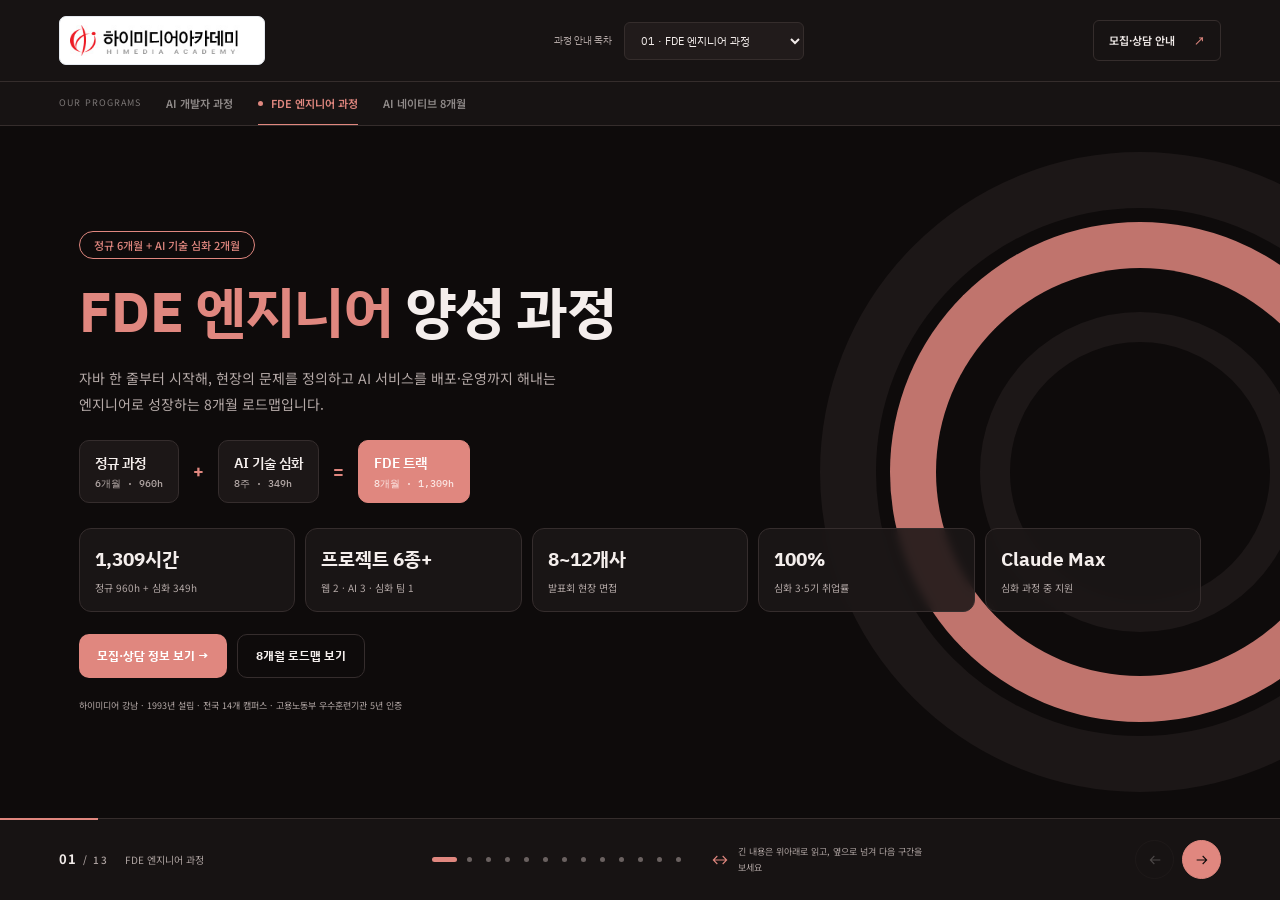
<file: fde.html>
<!doctype html>
<html lang="ko" data-theme="dark" data-sync-theme>
<head>
<meta charset="UTF-8">
<meta name="viewport" content="width=device-width, initial-scale=1, viewport-fit=cover">
<meta name="theme-color" content="#141111">
<meta name="description" content="정규 6개월 960시간과 AI 기술 심화 2개월 349시간. 하이미디어 FDE 엔지니어 양성과정의 커리큘럼, 프로젝트, 멘토링과 모집 안내를 확인하세요.">
<title>하이미디어 | FDE 엔지니어 양성 과정</title>
  <link rel="icon" href="data:image/svg+xml,%3Csvg xmlns='http://www.w3.org/2000/svg' viewBox='0 0 64 64'%3E%3Crect width='64' height='64' rx='16' fill='%230b1226'/%3E%3Cpath d='M18 16h8v12h12V16h8v32h-8V36H26v12h-8z' fill='%2328dfad'/%3E%3C/svg%3E">
<link rel="preconnect" href="https://fonts.googleapis.com">
<link rel="preconnect" href="https://fonts.gstatic.com" crossorigin>
<link rel="stylesheet" href="https://fonts.googleapis.com/css2?family=IBM+Plex+Mono:wght@500;600&family=IBM+Plex+Sans+KR:wght@500;600;700&family=Noto+Sans+KR:wght@400;500;700&display=swap">
<style>

/* Layout: 하이미디어 안내자료의 브랜드(차콜 + 로즈 링)를 따르는 세로형 상세페이지. 어두운 히어로 → 밝은 본문 → 어두운 CTA, 8개월 로드맵은 시간 비례 막대로 표시 */
:root{
  --bg:#f7f3f1; --surface:#ffffff; --ink:#1f1a1a; --muted:#6b6262; --line:#e7dfdc;
  --rose:#b5564f; --rose-soft:#f3e3e0; --rose-ink:#9a443e;
  --night:#141111; --night-2:#211c1c; --night-line:#3a3232; --night-ink:#f4eeec; --night-muted:#b4a9a7; --rose-glow:#e0877f;
  --ph:#8a6d00; --ph-bg:#fff4c7;
  --display:"IBM Plex Sans KR","Noto Sans KR","Apple SD Gothic Neo","Malgun Gothic",sans-serif;
  --body:"Noto Sans KR","Apple SD Gothic Neo","Malgun Gothic",sans-serif;
  --mono:"IBM Plex Mono",ui-monospace,"SFMono-Regular",Consolas,monospace;
  --s1:.8125rem; --s2:.9375rem; --s3:1.0625rem; --s4:1.375rem; --s5:clamp(1.6rem,3.6vw,2.25rem); --s6:clamp(2.2rem,6.4vw,3.9rem);
}
@media (prefers-color-scheme: dark){:root:not([data-theme="light"]){
  --bg:#171313; --surface:#211b1b; --ink:#f1ebe9; --muted:#aea3a1; --line:#352d2c;
  --rose:#e0877f; --rose-soft:#3a2523; --rose-ink:#eb9d95;
  --night:#0e0b0b; --night-2:#1c1717; --night-line:#352d2d;
  --ph:#f2d36b; --ph-bg:#3a3110; color-scheme:dark}}
:root[data-theme="dark"]{
  --bg:#171313; --surface:#211b1b; --ink:#f1ebe9; --muted:#aea3a1; --line:#352d2c;
  --rose:#e0877f; --rose-soft:#3a2523; --rose-ink:#eb9d95;
  --night:#0e0b0b; --night-2:#1c1717; --night-line:#352d2d;
  --ph:#f2d36b; --ph-bg:#3a3110; color-scheme:dark}

*{box-sizing:border-box}
body{background:var(--bg);color:var(--ink);font-family:var(--body);font-size:var(--s2);line-height:1.7;word-break:keep-all;overflow-wrap:break-word}
h1,h2,h3,h4{font-family:var(--display);margin:0;line-height:1.3;text-wrap:balance;letter-spacing:-.01em}
p{margin:0}
.wrap{max-width:1080px;margin:0 auto;padding-left:max(16px,env(safe-area-inset-left,0px));padding-right:max(16px,env(safe-area-inset-right,0px))}
section{padding-block:clamp(56px,9vw,104px)}
.eyebrow{font-family:var(--mono);font-size:var(--s1);font-weight:600;letter-spacing:.18em;text-transform:uppercase;color:var(--rose)}
.h2{font-size:var(--s5);margin-top:10px}
.h2 em{font-style:normal;color:var(--rose)}
.lead{color:var(--muted);font-size:var(--s3);max-width:62ch;margin-top:14px}
.head{margin-bottom:clamp(28px,5vw,48px)}
.num{font-family:var(--mono);font-variant-numeric:tabular-nums}
.ph{background:var(--ph-bg);color:var(--ph);border-radius:4px;padding:0 6px;font-weight:500;white-space:nowrap}
a:focus-visible,summary:focus-visible,.btn:focus-visible{outline:2px solid var(--rose);outline-offset:3px}

/* HERO */
.hero{background:var(--night);color:var(--night-ink);position:relative;overflow:hidden;padding-block:clamp(48px,8vw,88px) clamp(40px,6vw,64px)}
.rings{position:absolute;right:-180px;top:50%;transform:translateY(-50%);width:640px;height:640px;pointer-events:none}
.rings i{position:absolute;inset:0;border-radius:50%;border:56px solid var(--night-2)}
.rings i:nth-child(2){inset:70px;border:46px solid var(--rose);opacity:.85}
.rings i:nth-child(3){inset:160px;border:30px solid var(--night-2)}
.hero .wrap{position:relative}
.brand{font-size:var(--s1);color:var(--night-muted);letter-spacing:.04em}
.chip{display:inline-block;margin-top:28px;border:1px solid var(--rose-glow);color:var(--rose-glow);border-radius:999px;padding:4px 14px;font-size:var(--s1);font-weight:500}
.hero h1{font-size:var(--s6);margin-top:16px;max-width:15ch}
.hero h1 span{color:var(--rose-glow)}
.hero .sub{margin-top:18px;font-size:var(--s3);color:var(--night-muted);max-width:44ch}
.formula{display:flex;flex-wrap:wrap;align-items:center;gap:10px 14px;margin-top:28px;font-family:var(--display)}
.formula b{background:var(--night-2);border:1px solid var(--night-line);border-radius:10px;padding:10px 16px;font-size:var(--s3);font-weight:600}
.formula b small{display:block;font-family:var(--mono);font-size:.75rem;color:var(--night-muted);font-weight:500}
.formula .op{color:var(--rose-glow);font-size:1.4rem;font-weight:700}
.formula .total{background:var(--rose);border-color:var(--rose);color:#fff}
.formula .total small{color:#fbe5e2}
.stats{display:grid;grid-template-columns:repeat(auto-fit,minmax(150px,1fr));gap:10px;margin-top:36px}
.stat{background:color-mix(in srgb,var(--night-2) 88%,transparent);border:1px solid var(--night-line);border-radius:12px;padding:14px 16px;backdrop-filter:blur(4px)}
.stat b{display:block;font-family:var(--display);font-size:1.35rem}
.stat span{font-size:var(--s1);color:var(--night-muted)}
.meta{margin-top:24px;font-size:var(--s1);color:var(--night-muted)}
.btns{display:flex;flex-wrap:wrap;gap:10px;margin-top:28px}
.btn{display:inline-flex;align-items:center;gap:8px;border-radius:10px;padding:12px 20px;font-weight:700;font-family:var(--display);text-decoration:none;font-size:var(--s2)}
.btn.primary{background:var(--rose);color:#fff}
.btn.ghost{border:1px solid var(--night-line);color:var(--night-ink)}
.btn.primary:hover{filter:brightness(1.08)}
.btn.ghost:hover{border-color:var(--night-muted)}

/* WHY FDE */
.steps{display:grid;grid-template-columns:repeat(5,1fr);gap:12px;counter-reset:s}
.step{background:var(--surface);border:1px solid var(--line);border-radius:14px;padding:20px 18px;display:flex;flex-direction:column;gap:8px;min-width:0}
.step .k{font-family:var(--mono);font-size:.75rem;font-weight:600;color:var(--rose);letter-spacing:.12em}
.step h3{font-size:var(--s4)}
.step p{color:var(--muted);font-size:var(--s1);line-height:1.65}
.step .where{margin-top:auto;padding-top:12px;border-top:1px solid var(--line);font-size:.78rem;color:var(--rose-ink);font-weight:500;line-height:1.6}
.bar-note{margin-top:14px;background:var(--night);color:var(--night-ink);border-radius:12px;padding:14px 20px;display:flex;flex-wrap:wrap;justify-content:space-between;gap:6px 16px;font-size:var(--s2)}
.bar-note b{color:var(--rose-glow)}

/* PHASES */
.phases{display:grid;grid-template-columns:repeat(3,1fr);gap:0;border:1px solid var(--line);border-radius:16px;background:var(--surface);overflow:hidden}
.phase{padding:26px 24px;border-right:1px solid var(--line);min-width:0}
.phase:last-child{border-right:0;background:var(--rose-soft)}
.phase .when{font-family:var(--mono);font-size:var(--s1);color:var(--muted)}
.phase h3{font-size:var(--s4);margin-top:6px}
.phase .q{margin-top:10px;font-weight:500}
.phase ul{margin:12px 0 0;padding-left:18px;color:var(--muted);font-size:var(--s1)}
.phase .h{font-family:var(--mono);font-size:1.6rem;font-weight:600;color:var(--rose);margin-top:14px}

/* ROADMAP */
.road{background:var(--surface);border:1px solid var(--line);border-radius:16px;padding:24px}
.road-scroll{overflow-x:auto}
.track{display:flex;gap:3px;min-width:720px;height:62px}
.seg{border-radius:6px;padding:8px 9px;display:flex;flex-direction:column;justify-content:space-between;font-size:.72rem;line-height:1.3;color:var(--ink);background:var(--rose-soft);min-width:0;overflow:hidden}
.seg b{font-weight:700;white-space:nowrap;overflow:hidden;text-overflow:ellipsis}
.seg .num{color:var(--muted)}
.seg.ai{background:color-mix(in srgb,var(--rose) 32%,var(--surface))}
.seg.adv{background:var(--rose);color:#fff}
.seg.adv .num{color:#fbe5e2}
.road-axis{display:flex;min-width:720px;margin-top:10px;font-size:var(--s1);color:var(--muted)}
.road-axis div{border-top:2px solid var(--line);padding-top:6px}
.road-axis div.adv{border-color:var(--rose);color:var(--rose-ink);font-weight:500}
.legend{display:flex;flex-wrap:wrap;gap:8px 18px;margin-top:16px;font-size:var(--s1);color:var(--muted)}
.legend i{display:inline-block;width:12px;height:12px;border-radius:3px;vertical-align:-1px;margin-right:6px}

/* CURRICULUM */
.tag{display:inline-block;font-family:var(--mono);font-size:.75rem;font-weight:600;letter-spacing:.08em;border-radius:6px;padding:3px 10px;background:var(--rose-soft);color:var(--rose-ink)}
.curr{display:grid;gap:12px}
.mod{display:grid;grid-template-columns:76px 1fr auto;gap:18px;align-items:start;background:var(--surface);border:1px solid var(--line);border-radius:14px;padding:22px 22px}
.mod .n{font-family:var(--mono);font-size:1.6rem;font-weight:600;color:var(--rose);line-height:1}
.mod .n small{display:block;font-size:.7rem;color:var(--muted);font-weight:500;margin-top:8px;letter-spacing:.06em}
.mod h3{font-size:var(--s3)}
.mod .goal{color:var(--muted);font-size:var(--s1);margin-top:4px}
.mod ul{list-style:none;margin:12px 0 0;padding:0;display:flex;flex-wrap:wrap;gap:6px}
.mod li{font-size:.78rem;border:1px solid var(--line);border-radius:6px;padding:3px 9px;color:var(--ink);background:var(--bg)}
.mod li.pj{border-color:var(--rose);color:var(--rose-ink);background:transparent;font-weight:500}
.mod .hrs{font-family:var(--mono);font-weight:600;font-size:var(--s3);white-space:nowrap;text-align:right}
.mod .hrs small{display:block;font-size:.72rem;color:var(--muted);font-weight:500}
.mod.ai{border-color:color-mix(in srgb,var(--rose) 45%,var(--line))}
.sum{display:flex;justify-content:space-between;flex-wrap:wrap;gap:8px;margin-top:14px;padding:16px 22px;border-radius:12px;background:var(--night);color:var(--night-ink);font-family:var(--display);font-weight:600}
.sum .num{color:var(--rose-glow)}
.bridge{margin-top:40px;display:grid;grid-template-columns:auto 1fr;gap:18px;align-items:center;border:1px dashed var(--rose);border-radius:14px;padding:20px 22px;color:var(--ink)}
.bridge .arrow{font-family:var(--mono);font-size:1.6rem;color:var(--rose);font-weight:600}
.bridge p{font-size:var(--s2)}
.bridge p span{color:var(--muted);display:block;font-size:var(--s1)}

/* ADVANCED */
.adv-intro{display:grid;grid-template-columns:repeat(4,1fr);gap:12px;margin-bottom:28px}
.fact{border-top:2px solid var(--rose);padding-top:12px;min-width:0}
.fact b{display:block;font-family:var(--display);font-size:var(--s4)}
.fact span{color:var(--muted);font-size:var(--s1)}
.weeks{display:grid;grid-template-columns:repeat(8,1fr);gap:4px;margin-bottom:28px}
.wk{border-radius:8px;padding:10px 8px;font-size:.75rem;line-height:1.45;background:var(--rose-soft);min-width:0}
.wk b{display:block;font-family:var(--mono);font-size:.72rem;color:var(--rose-ink)}
.wk.pj{background:var(--rose);color:#fff}
.wk.pj b{color:#fbe5e2}
.table-wrap{overflow-x:auto;background:var(--surface);border:1px solid var(--line);border-radius:14px}
table{border-collapse:collapse;width:100%;min-width:760px;font-size:var(--s1)}
th,td{text-align:left;vertical-align:top;padding:16px 18px;border-bottom:1px solid var(--line)}
th{font-family:var(--display);font-weight:600;color:var(--muted);font-size:.78rem;letter-spacing:.04em;background:var(--bg)}
tr:last-child td{border-bottom:0}
td.d{white-space:nowrap;font-family:var(--mono);font-weight:600}
td.d span{display:block;font-family:var(--display);font-size:var(--s2);color:var(--ink);margin-top:2px}
td .st{display:inline-block;font-size:.72rem;color:var(--rose-ink);background:var(--rose-soft);border-radius:4px;padding:1px 7px;margin-top:6px;font-family:var(--body);font-weight:500}
td.hw{color:var(--muted)}
td.hw b{display:block;font-family:var(--mono);color:var(--ink);font-weight:600;margin-bottom:2px}
.footnote{margin-top:12px;font-size:var(--s1);color:var(--muted)}
.cycle{display:grid;grid-template-columns:repeat(3,1fr);gap:12px;margin-top:40px}
.cy{background:var(--surface);border:1px solid var(--line);border-radius:14px;padding:20px;min-width:0}
.cy .when{font-family:var(--mono);font-size:.75rem;color:var(--rose);font-weight:600}
.cy h4{font-size:var(--s3);margin-top:6px}
.cy p{color:var(--muted);font-size:var(--s1);margin-top:6px}

/* PROJECT */
.dark{background:var(--night);color:var(--night-ink)}
.dark .lead{color:var(--night-muted)}
.dark .eyebrow{color:var(--rose-glow)}
.dark .h2 em{color:var(--rose-glow)}
.pweeks{display:grid;grid-template-columns:repeat(4,1fr);gap:12px}
.pw{background:var(--night-2);border:1px solid var(--night-line);border-radius:14px;padding:20px;display:flex;flex-direction:column;gap:8px;min-width:0}
.pw .k{font-family:var(--mono);font-size:.75rem;color:var(--rose-glow);font-weight:600}
.pw h3{font-size:var(--s4)}
.pw p{font-size:var(--s1);color:var(--night-muted)}
.pw ul{list-style:none;margin:auto 0 0;padding:12px 0 0;border-top:1px solid var(--night-line);font-family:var(--mono);font-size:.75rem;display:grid;gap:4px}
.pw li.hl{color:var(--rose-glow);font-weight:600}
.mentor{display:grid;grid-template-columns:1.1fr 1fr;gap:28px;margin-top:48px;align-items:start}
.logos{display:flex;flex-wrap:wrap;gap:8px;margin-top:14px}
.logos span{border:1px solid var(--night-line);border-radius:8px;padding:8px 14px;font-family:var(--display);font-weight:600;font-size:var(--s2)}
.mentor .small{font-size:var(--s1);color:var(--night-muted);margin-top:10px}
.mflow{display:grid;gap:10px;margin:0;padding:0;list-style:none}
.mflow li{display:grid;grid-template-columns:28px 1fr;gap:12px;background:var(--night-2);border:1px solid var(--night-line);border-radius:12px;padding:14px 16px}
.mflow li b{font-family:var(--mono);color:var(--rose-glow)}
.mflow li p{font-size:var(--s1);color:var(--night-muted)}
.mflow li p strong{display:block;color:var(--night-ink);font-size:var(--s2)}

/* DELIVERABLES */
.deliv{display:grid;grid-template-columns:repeat(4,1fr);gap:12px}
.dv{background:var(--surface);border:1px solid var(--line);border-radius:14px;padding:22px 20px;display:flex;flex-direction:column;gap:8px;min-width:0}
.dv .k{font-family:var(--mono);color:var(--rose);font-weight:600}
.dv h3{font-size:var(--s3)}
.dv p{color:var(--muted);font-size:var(--s1)}
.dv .so{margin-top:auto;padding-top:12px;font-weight:700;font-size:var(--s1);color:var(--rose-ink)}

/* ALUMNI */
.alumni{display:grid;grid-template-columns:repeat(4,1fr);gap:12px}
.al{border:1px solid var(--line);border-radius:14px;padding:18px;background:var(--surface);min-width:0}
.al .k{font-family:var(--mono);font-size:.72rem;color:var(--muted)}
.al h3{font-size:var(--s3);margin-top:4px}
.al .t{font-weight:500;font-size:var(--s1);color:var(--rose-ink);margin-top:2px}
.al p{color:var(--muted);font-size:.8rem;margin-top:8px;line-height:1.6}
.src{margin-top:14px;font-size:.75rem;color:var(--muted)}

/* RESULTS */
.big{display:grid;grid-template-columns:repeat(4,1fr);gap:12px}
.bg{padding:22px 0;border-top:2px solid var(--ink);min-width:0}
.bg b{font-family:var(--display);font-size:clamp(2rem,4.6vw,2.8rem);font-weight:700;color:var(--rose);display:block;line-height:1.1}
.bg span{color:var(--muted);font-size:var(--s1)}
.cases{display:grid;grid-template-columns:repeat(4,1fr);gap:12px;margin-top:28px}
.case{background:var(--surface);border:1px solid var(--line);border-radius:14px;padding:20px}
.case b{font-family:var(--display);font-size:var(--s4);display:block}
.case .t{color:var(--rose-ink);font-weight:500;font-size:var(--s1)}
.case p{color:var(--muted);font-size:var(--s1);margin-top:8px}
.support{display:grid;grid-template-columns:repeat(6,1fr);gap:8px;margin-top:28px}
.sp{border:1px solid var(--line);border-radius:12px;padding:14px;text-align:left;min-width:0}
.sp b{display:block;font-family:var(--display);font-size:var(--s2)}
.sp span{font-size:.78rem;color:var(--muted)}
.quotes{display:grid;grid-template-columns:repeat(3,1fr);gap:12px;margin-top:40px}
.qt{margin:0;border-left:3px solid var(--rose);padding:4px 0 4px 16px}
.qt p{font-size:var(--s2)}
.qt cite{display:block;margin-top:8px;font-style:normal;font-size:.78rem;color:var(--muted)}

/* PHOTOS */
.gallery{display:grid;grid-template-columns:repeat(4,1fr);gap:10px}
.gallery figure,.iv figure{margin:0;position:relative;border-radius:12px;overflow:hidden;background:var(--line);min-width:0}
.gallery img,.iv img{display:block;width:100%;height:100%;aspect-ratio:4/3;object-fit:cover}
.gallery figcaption,.iv figcaption{position:absolute;left:0;right:0;bottom:0;padding:24px 12px 10px;background:linear-gradient(transparent,rgba(12,9,9,.82));color:#fff;font-size:.78rem;font-weight:500;line-height:1.4}
.gallery figcaption b,.iv figcaption b{display:block;font-family:var(--display);font-size:var(--s2)}
.iv{display:grid;grid-template-columns:2fr 1fr 1fr;grid-template-rows:auto auto;gap:10px;margin-bottom:28px}
.iv figure.main{grid-row:span 2}
.iv figure.main img{aspect-ratio:auto;min-height:100%}
.iv .badge{position:absolute;top:12px;left:12px;background:var(--rose);color:#fff;font-family:var(--mono);font-size:.72rem;font-weight:600;letter-spacing:.1em;border-radius:6px;padding:3px 9px}
.flow{display:flex;flex-wrap:wrap;align-items:center;gap:8px 12px;margin-bottom:28px;font-family:var(--display);font-weight:600}
.flow span{border:1px solid var(--line);background:var(--surface);border-radius:10px;padding:10px 16px}
.flow span small{display:block;font-family:var(--body);font-weight:400;font-size:.78rem;color:var(--muted)}
.flow span.hl{background:var(--rose);border-color:var(--rose);color:#fff}
.flow span.hl small{color:#fbe5e2}
.flow i{font-style:normal;color:var(--rose);font-family:var(--mono)}

/* APPLY */
.apply{display:grid;grid-template-columns:1.3fr 1fr;gap:28px;align-items:start}
dl.info{margin:0;background:var(--surface);border:1px solid var(--line);border-radius:14px;overflow:hidden}
dl.info div{display:grid;grid-template-columns:120px 1fr 1fr;border-bottom:1px solid var(--line)}
dl.info div:last-child{border-bottom:0}
dl.info dt,dl.info dd{margin:0;padding:14px 16px;font-size:var(--s1);min-width:0}
dl.info dt{font-weight:700;background:var(--bg);font-family:var(--display)}
dl.info .hd dt,dl.info .hd dd{font-family:var(--mono);font-size:.72rem;letter-spacing:.08em;color:var(--muted);font-weight:600;background:var(--bg)}
.faq details{border-bottom:1px solid var(--line);padding:14px 0}
.faq details:first-child{border-top:1px solid var(--line)}
.faq summary{cursor:pointer;font-weight:700;font-family:var(--display);list-style:none;display:flex;justify-content:space-between;gap:12px}
.faq summary::-webkit-details-marker{display:none}
.faq summary::after{content:"+";color:var(--rose);font-family:var(--mono);font-weight:600}
.faq details[open] summary::after{content:"−"}
.faq p{color:var(--muted);font-size:var(--s1);margin-top:8px}

.cta{background:var(--night);color:var(--night-ink);text-align:left;position:relative;overflow:hidden}
.cta h2{font-size:var(--s6);max-width:12ch}
.cta h2 span{color:var(--rose-glow)}
.cta .lead{color:var(--night-muted)}
.cta .perks{display:flex;flex-wrap:wrap;gap:8px;margin-top:22px}
.cta .perks span{border:1px solid var(--night-line);border-radius:999px;padding:6px 14px;font-size:var(--s1)}
.contact{margin-top:28px;display:flex;flex-wrap:wrap;gap:10px;align-items:center;font-family:var(--display)}
.foot{margin-top:40px;padding-top:20px;border-top:1px solid var(--night-line);font-size:.78rem;color:var(--night-muted)}

@media (max-width:900px){
  .steps{grid-template-columns:repeat(2,1fr)}
  .steps .step:last-child{grid-column:1/-1}
  .phases{grid-template-columns:1fr}
  .phase{border-right:0;border-bottom:1px solid var(--line)}
  .adv-intro,.deliv,.alumni,.big{grid-template-columns:repeat(2,1fr)}
  .weeks{grid-template-columns:repeat(4,1fr)}
  .pweeks{grid-template-columns:repeat(2,1fr)}
  .mentor,.apply{grid-template-columns:1fr}
  .cycle,.quotes{grid-template-columns:1fr}
  .cases,.gallery{grid-template-columns:repeat(2,1fr)}
  .iv{grid-template-columns:1fr 1fr}
  .iv figure.main{grid-column:1/-1;grid-row:auto}
  .iv figure.main img{aspect-ratio:4/3}
  .support{grid-template-columns:repeat(3,1fr)}
  .rings{opacity:.35}
}
@media (max-width:560px){
  .steps,.pweeks,.deliv,.alumni,.cases{grid-template-columns:1fr}
  .support{grid-template-columns:repeat(2,1fr)}
  .mod{grid-template-columns:1fr;gap:8px}
  .mod .n{display:flex;align-items:baseline;gap:10px}
  .mod .n small{margin-top:0}
  .mod .hrs{text-align:left}
  dl.info div{grid-template-columns:1fr 1fr}
  dl.info dt{grid-column:1/-1}
  .rings{width:420px;height:420px;right:-220px;top:120px;transform:none}
}
@media (prefers-reduced-motion:no-preference){
  .rings i:nth-child(2){animation:spin 40s linear infinite;border-right-color:transparent}
  @keyframes spin{to{transform:rotate(360deg)}}
}

.footer{position:relative;padding:0 clamp(24px,4.6vw,80px);border-top:1px solid var(--line);transition:border-color .3s}.progress{position:absolute;left:0;right:0;top:-1px;height:2px;pointer-events:none;background:transparent}.progress span{display:block;height:100%;width:10%;background:var(--mint);transition:width .45s var(--ease)}.footer-inner{height:100%;display:flex;align-items:center;justify-content:space-between;gap:20px}.page-meta{display:flex;align-items:center;gap:17px;min-width:170px}.page-count{font-size:13px;letter-spacing:1.5px;font-weight:800}.page-count span{color:#5c6b88;font-size:10px;font-weight:500}.page-title{color:#9aa9c6;font-size:10px}.pagination{display:flex;align-items:center;gap:10px}.dot{border:0;padding:10px 0;background:transparent;position:relative;width:9px;height:26px}.dot:after{content:"";display:block;width:5px;height:5px;border-radius:5px;background:#45526e;transition:width .3s,background .3s}.dot.active{width:25px}.dot.active:after{width:25px;background:var(--mint)}.footer-hint{display:flex;align-items:center;gap:10px;margin:0;font-size:9px;color:#6e7e9d}.footer-hint svg{width:16px;height:16px;color:#92a4c4}.footer-center{display:flex;align-items:center;gap:27px}.controls{display:flex;align-items:center;gap:8px}.control{display:grid;place-items:center;background:none;border:1px solid #30405e;border-radius:50%;width:39px;height:39px;transition:background .2s,border-color .2s,opacity .2s}.control:hover:not(:disabled){border-color:var(--mint);color:var(--mint)}.control:disabled{opacity:.24}.control.next{border-color:var(--mint);background:var(--mint);color:var(--navy)}.control.next:hover:not(:disabled){background:#69eec9;color:var(--navy)}.control.next:disabled{background:transparent;border-color:#30405e;color:inherit}.control svg{width:16px;height:16px}
</style>
<link rel="stylesheet" href="assets/course-switcher.css?v=20261029">
<link rel="stylesheet" href="assets/fde-slides.css">
<script src="assets/slide-navigation.js" defer></script>
</head>
<body class="fde-page" data-theme="dark">
<a class="skip-link" href="#slides">본문으로 이동</a>
<div class="app">
<header class="site-header"><a class="site-brand" href="#intro" aria-label="하이미디어 FDE 과정 처음으로"><img src="assets/himedia-logo.jpg" alt="하이미디어아카데미" width="252" height="43" decoding="async"></a><label class="chapter-control"><span>과정 안내 목차</span><select id="chapter-select" aria-label="FDE 구간 선택"><option value="0">01 · FDE 엔지니어 과정</option><option value="1">02 · FDE의 다섯 단계</option><option value="2">03 · 6개월 + 2개월 구성</option><option value="3">04 · 8개월 로드맵</option><option value="4">05 · 정규 과정 · 960h</option><option value="5">06 · 심화 과정 · 349h</option><option value="6">07 · 팀 프로젝트와 멘토링</option><option value="7">08 · FDE 포트폴리오</option><option value="8">09 · 수료생 프로젝트</option><option value="9">10 · 프로젝트 발표 현장</option><option value="10">11 · 현장 면접과 취업 지원</option><option value="11">12 · 모집 안내와 FAQ</option><option value="12">13 · FDE 상담 안내</option></select></label><button class="site-cta" type="button" data-go="11">모집·상담 안내 <span aria-hidden="true">↗</span></button></header>
<nav class="course-switcher" aria-label="교육 과정 선택"><span class="course-caption">OUR PROGRAMS</span><a href="index.html#intro">AI 개발자 과정</a><a href="fde.html#intro" aria-current="page">FDE 엔지니어 과정</a><a href="ai-native.html#intro">AI 네이티브 8개월</a></nav>
<main class="slider" id="slides" tabindex="0" aria-label="FDE 엔지니어 과정 안내. 가로로 넘겨 구간을 이동하고, 긴 내용은 각 화면 안에서 세로로 읽으세요.">
<section class="slide hero dark" id="intro" data-title="FDE 엔지니어 과정" data-theme="dark" role="group" aria-roledescription="슬라이드" aria-label="1 / 13: FDE 엔지니어 과정" data-active="true">
  <div class="ring-clip"><div class="rings" aria-hidden="true"><i></i><i></i><i></i></div></div>
  <div class="wrap">

    <span class="chip">정규 6개월 + AI 기술 심화 2개월</span>
    <h1><span>FDE 엔지니어</span> 양성 과정</h1>
    <p class="sub">자바 한 줄부터 시작해, 현장의 문제를 정의하고 AI 서비스를 배포·운영까지 해내는 엔지니어로 성장하는 8개월 로드맵입니다.</p>

    <div class="formula" aria-label="정규 960시간과 심화 349시간을 합쳐 총 1,309시간">
      <b>정규 과정<small>6개월 · 960h</small></b>
      <span class="op">+</span>
      <b>AI 기술 심화<small>8주 · 349h</small></b>
      <span class="op">=</span>
      <b class="total">FDE 트랙<small>8개월 · 1,309h</small></b>
    </div>

    <div class="stats">
      <div class="stat"><b class="num">1,309시간</b><span>정규 960h + 심화 349h</span></div>
      <div class="stat"><b>프로젝트 6종+</b><span>웹 2 · AI 3 · 심화 팀 1</span></div>
      <div class="stat"><b>8~12개사</b><span>발표회 현장 면접</span></div>
      <div class="stat"><b>100%</b><span>심화 3·5기 취업률</span></div>
      <div class="stat"><b>Claude Max</b><span>심화 과정 중 지원</span></div>
    </div>

    <div class="btns">
      <a class="btn primary" href="#apply">모집·상담 정보 보기 →</a>
      <a class="btn ghost" href="#roadmap">8개월 로드맵 보기</a>
    </div>
    <p class="meta">하이미디어 강남 · 1993년 설립 · 전국 14개 캠퍼스 · 고용노동부 우수훈련기관 5년 인증</p>
  </div>
</section>
<section class="slide " id="why" data-title="FDE의 다섯 단계" data-theme="light" role="group" aria-roledescription="슬라이드" aria-label="2 / 13: FDE의 다섯 단계" inert>
  <div class="wrap">
    <div class="head">
      <div class="eyebrow">Why FDE</div>
      <h2 class="h2">AI를 아는 개발자에서,<br><em>AI를 현장에 배포하는 엔지니어</em>로</h2>
      <p class="lead">FDE(Forward Deployed Engineer)는 고객의 현장에서 문제를 직접 정의하고, 맞는 AI 기술을 골라 서비스로 만들고, 배포·운영까지 책임지는 엔지니어입니다. 이 과정은 FDE의 다섯 단계를 8개월 동안 모두 직접 해보도록 설계했습니다.</p>
    </div>
    <div class="steps">
      <div class="step"><span class="k">STEP 1</span><h3>문제 정의</h3><p>고객의 업무 흐름에서 해결할 문제와 성공 기준을 정합니다.</p><div class="where">정규 · 관리형/주문형 서비스 기획<br>심화 · 기업 과제 브레인스토밍</div></div>
      <div class="step"><span class="k">STEP 2</span><h3>기술 선택·비교</h3><p>모델, 프롬프트, 검색 전략을 같은 조건에서 비교해 고릅니다.</p><div class="where">정규 · 머신러닝·딥러닝·LLM<br>심화 · 특강 1 LLM · 특강 2 RAG</div></div>
      <div class="step"><span class="k">STEP 3</span><h3>구현</h3><p>웹 서비스와 업무 도구를 호출하는 Agent를 직접 만듭니다.</p><div class="where">정규 · Spring Boot 3 · React<br>심화 · 특강 3 Agent·MCP</div></div>
      <div class="step"><span class="k">STEP 4</span><h3>평가·개선</h3><p>평가셋으로 품질·응답시간·비용을 재고 개선 전후를 비교합니다.</p><div class="where">정규 · AI 서비스 프로젝트<br>심화 · 특강 4 평가·성능·비용</div></div>
      <div class="step"><span class="k">STEP 5</span><h3>배포·운영</h3><p>배포하고 권한·로그·장애 복구까지 운영 절차를 갖춥니다.</p><div class="where">정규 · Linux · Docker · AWS CI/CD<br>심화 · 특강 5 배포·운영</div></div>
    </div>
    <div class="bar-note"><span>정규 6개월에 <b>만들고 배포하는 힘</b>을, 심화 2개월에 <b>현장에 맞춰 고르고 평가하는 힘</b>을 기릅니다.</span><span>결과물이 곧 FDE 포트폴리오</span></div>
  </div>
</section>
<section class="slide " id="structure" data-title="6개월 + 2개월 구성" data-theme="light" role="group" aria-roledescription="슬라이드" aria-label="3 / 13: 6개월 + 2개월 구성" inert>
  <div class="wrap">
    <div class="head">
      <div class="eyebrow">Course Structure</div>
      <h2 class="h2">왜 <em>6개월 + 2개월</em>인가요?</h2>
      <p class="lead">현장에 배포하려면 탄탄한 엔지니어링 기반이 먼저입니다. 정규 과정에서 풀스택과 AI 기초를 갖추고, 심화 과정에서 현업 멘토와 실제 서비스를 완성합니다.</p>
    </div>
    <div class="phases">
      <div class="phase">
        <div class="when">PHASE 1 · 1–4개월</div>
        <h3>엔지니어링 기반</h3>
        <p class="q">서비스를 끝까지 만들고 배포할 수 있는가?</p>
        <ul><li>Java · OOP · MySQL</li><li>Spring Boot 3 백엔드 · React</li><li>Linux · Docker · AWS CI/CD</li><li>웹 서비스 프로젝트 2종</li></ul>
        <div class="h num">600h</div>
      </div>
      <div class="phase">
        <div class="when">PHASE 2 · 5–6개월</div>
        <h3>AI 엔지니어링</h3>
        <p class="q">AI 모델을 서비스 안에 녹여낼 수 있는가?</p>
        <ul><li>Python · 데이터 분석</li><li>머신러닝·딥러닝 · TensorFlow</li><li>컴퓨터 비전 · NLP · LLM · 추론 서버</li><li>AI 융합 프로젝트 3종 · 기업/취업 특강</li></ul>
        <div class="h num">360h</div>
      </div>
      <div class="phase">
        <div class="when">PHASE 3 · 7–8개월</div>
        <h3>FDE 심화 (조별 멘토)</h3>
        <p class="q">현장의 문제에 맞는 AI를 고르고, 평가하고, 운영할 수 있는가?</p>
        <ul><li>토요 특강 5회 · LLM · RAG · Agent·MCP</li><li>평가·성능·비용 · 배포·운영</li><li>빅테크 멘토와 4주 팀 프로젝트</li><li>발표회 현장 면접 8~12개사</li></ul>
        <div class="h num">349h</div>
      </div>
    </div>
  </div>
</section>
<section class="slide " id="roadmap" data-title="8개월 로드맵" data-theme="light" role="group" aria-roledescription="슬라이드" aria-label="4 / 13: 8개월 로드맵" inert>
  <div class="wrap">
    <div class="head">
      <div class="eyebrow">8-Month Roadmap</div>
      <h2 class="h2">1,309시간, <em>한눈에 보는 로드맵</em></h2>
      <p class="lead">막대 길이는 실제 훈련시간에 비례합니다.</p>
    </div>
    <div class="road">
      <div class="road-scroll">
        <div class="track">
          <div class="seg" style="flex:168"><b>자바 기초</b><span class="num">168h</span></div>
          <div class="seg" style="flex:144"><b>Spring 백엔드</b><span class="num">144h</span></div>
          <div class="seg" style="flex:136"><b>클라우드 풀스택</b><span class="num">136h</span></div>
          <div class="seg" style="flex:152"><b>웹 프로젝트</b><span class="num">152h</span></div>
          <div class="seg ai" style="flex:184"><b>생성형 AI</b><span class="num">184h</span></div>
          <div class="seg ai" style="flex:176"><b>AI 융합 · 특강</b><span class="num">176h</span></div>
          <div class="seg adv" style="flex:200"><b>심화 강의·실습</b><span class="num">200h</span></div>
          <div class="seg adv" style="flex:149"><b>팀 프로젝트</b><span class="num">149h</span></div>
        </div>
        <div class="road-axis">
          <div style="flex:600">정규 · 엔지니어링 기반 600h</div>
          <div style="flex:360">정규 · AI 엔지니어링 360h</div>
          <div class="adv" style="flex:349">심화 · FDE 349h</div>
        </div>
      </div>
      <div class="legend">
        <span><i style="background:var(--rose-soft)"></i>웹·클라우드</span>
        <span><i style="background:color-mix(in srgb,var(--rose) 32%,var(--surface))"></i>AI</span>
        <span><i style="background:var(--rose)"></i>FDE 심화</span>
      </div>
    </div>
  </div>
</section>
<section class="slide " id="regular" data-title="정규 과정 · 960h" data-theme="light" role="group" aria-roledescription="슬라이드" aria-label="5 / 13: 정규 과정 · 960h" inert>
  <div class="wrap">
    <div class="head">
      <span class="tag">PHASE 1–2 · 정규 6개월</span>
      <h2 class="h2" style="margin-top:14px">정규 과정 커리큘럼 <em class="num">960h</em></h2>
      <p class="lead">프로그래밍 기초부터 클라우드 배포, 생성형 AI까지. 각 단계는 프로젝트로 마무리합니다.</p>
    </div>
    <div class="curr">
      <article class="mod">
        <div class="n">01<small>기초</small></div>
        <div><h3>자바 웹 애플리케이션 개발을 위한 프로그래밍 기초</h3><p class="goal">개발자의 사고방식과 데이터를 다루는 법을 익힙니다.</p>
          <ul><li>SW 개발 이해 · CS 기초</li><li>자바 기본 문법</li><li>객체지향 프로그래밍(OOP)</li><li>SQL (MySQL)</li><li>데이터베이스 모델링</li><li>DB 연동 Java 프로그래밍</li></ul></div>
        <div class="hrs num">168h</div>
      </article>
      <article class="mod">
        <div class="n">02<small>백엔드</small></div>
        <div><h3>Spring Boot 3를 활용한 백엔드 개발</h3><p class="goal">웹의 기본기와 실무 표준 백엔드 프레임워크를 다룹니다.</p>
          <ul><li>HTML5 · CSS</li><li>JavaScript 기초</li><li>Spring Boot 3 기본</li><li>Spring Boot 3 고급</li></ul></div>
        <div class="hrs num">144h</div>
      </article>
      <article class="mod">
        <div class="n">03<small>풀스택·클라우드</small></div>
        <div><h3>클라우드 기술을 활용한 풀스택 개발</h3><p class="goal">프론트엔드를 완성하고, 직접 만든 서비스를 클라우드에 올립니다.</p>
          <ul><li>React 기본 (SPA)</li><li>React 활용 Todo 앱</li><li>Linux (Ubuntu 20.04)</li><li>Docker</li><li>AWS</li><li>CI/CD</li></ul></div>
        <div class="hrs num">136h</div>
      </article>
      <article class="mod">
        <div class="n">04<small>웹 실전</small></div>
        <div><h3>Spring Boot 3 활용 웹 개발</h3><p class="goal">실제 업무 유형의 웹 애플리케이션을 처음부터 구현합니다.</p>
          <ul><li class="pj">관리형 웹 애플리케이션</li><li class="pj">주문형 웹 애플리케이션</li></ul></div>
        <div class="hrs num">56h</div>
      </article>
      <article class="mod">
        <div class="n">05<small>웹 프로젝트</small></div>
        <div><h3>React, Spring Boot 3 기반 웹서비스 개발</h3><p class="goal">기획부터 개발, CI/CD 파이프라인 구축까지 서비스 한 사이클을 경험합니다.</p>
          <ul><li class="pj">관리형 서비스 기획·개발·CI/CD</li><li class="pj">주문형 서비스 기획·개발·CI/CD</li></ul></div>
        <div class="hrs num">96h</div>
      </article>
      <article class="mod ai">
        <div class="n">06<small>생성형 AI</small></div>
        <div><h3>생성형 AI를 활용한 웹 서비스 개발</h3><p class="goal">Python부터 LLM, 추론 서버까지 AI 엔지니어링의 기반을 쌓습니다.</p>
          <ul><li>Python 기초 문법</li><li>데이터 분석 라이브러리</li><li>머신러닝·딥러닝 개요</li><li>TensorFlow</li><li>딥러닝 알고리즘</li><li>컴퓨터 비전</li><li>자연어 처리</li><li>LLM · 생성형 AI 모델 활용</li><li>딥러닝 추론 서버 · 추론기 개발</li></ul></div>
        <div class="hrs num">184h</div>
      </article>
      <article class="mod ai">
        <div class="n">07<small>AI 융합</small></div>
        <div><h3>딥러닝 모델 API를 활용한 AI 융합 웹 서비스 구현</h3><p class="goal">AI 모델을 웹 서비스에 통합하는 프로젝트 3종을 완성합니다.</p>
          <ul><li class="pj">컴퓨터 비전 객체 자동 식별 시스템</li><li class="pj">LLM 기반 AI 서비스</li><li class="pj">멀티모달(영상·텍스트·음성) 데이터 식별·검색 시스템</li></ul></div>
        <div class="hrs num">136h</div>
      </article>
      <article class="mod">
        <div class="n">08<small>커리어</small></div>
        <div><h3>기업특강 · 취업특강</h3><p class="goal">현업이 원하는 역량을 듣고, 취업을 준비합니다.</p>
          <ul><li>기업특강 24h</li><li>취업특강 16h</li></ul></div>
        <div class="hrs num">40h</div>
      </article>
    </div>
    <div class="sum"><span>정규 과정 총 훈련시간</span><span class="num">960시간</span></div>

    <div class="bridge">
      <div class="arrow">→</div>
      <p><strong>정규 과정을 마치면 심화 과정의 수강 대상 조건을 그대로 갖추게 됩니다.</strong>
      <span>심화 과정 대상: IT 교육 이수자 중 AI 기초 지식이 있는 수강생. 별도 선수학습 없이 개강일부터 참여합니다.</span></p>
    </div>
  </div>
</section>
<section class="slide " id="advanced" data-title="심화 과정 · 349h" data-theme="light" role="group" aria-roledescription="슬라이드" aria-label="6 / 13: 심화 과정 · 349h" inert>
  <div class="wrap">
    <div class="head">
      <span class="tag">PHASE 3 · AI 기술 심화 2개월</span>
      <h2 class="h2" style="margin-top:14px">4주 배우고, 4주 만드는 <em class="num">349h</em></h2>
      <p class="lead">모델과 기술을 직접 비교하고, 서비스를 구현해 평가·개선·운영하는 경험을 쌓습니다. 토요일엔 현직 강사 특강, 평일엔 상주 코치와 실습합니다.</p>
    </div>
    <div class="adv-intro">
      <div class="fact"><b class="num">25일 · 200h</b><span>강의·실습 1–4주차 (화–토 수업)</span></div>
      <div class="fact"><b class="num">19일 · 149h</b><span>팀 프로젝트 5–8주차 (월–금 수업)</span></div>
      <div class="fact"><b>피드백 12회</b><span>목요일 공통 피드백 5회 + 조별 멘토링 7회</span></div>
      <div class="fact"><b>09:00–18:00</b><span>하루 8시간 · 피드백일은 19–21시 온라인 추가</span></div>
    </div>
    <div class="weeks" aria-label="8주 일정">
      <div class="wk"><b>1주</b>특강 1<br>LLM·AI 개발</div>
      <div class="wk"><b>2주</b>특강 2<br>RAG 고도화</div>
      <div class="wk"><b>3주</b>특강 3<br>Agent·MCP</div>
      <div class="wk"><b>4주</b>특강 4·5<br>평가 · 배포</div>
      <div class="wk pj"><b>5주</b>설계 · MVP</div>
      <div class="wk pj"><b>6주</b>개선 · 중간발표</div>
      <div class="wk pj"><b>7주</b>품질 · 운영</div>
      <div class="wk pj"><b>8주</b>최종발표 · 면접</div>
    </div>

    <div class="table-wrap">
      <table>
        <thead><tr><th>토요 특강 (8시간)</th><th>학습 내용</th><th>이어지는 평일 과제</th></tr></thead>
        <tbody>
          <tr><td class="d">특강 1<span>LLM·AI 개발</span><span class="st">기술 선택</span></td><td>모델 API와 구조화 출력·도구 호출 (2h)<br>AI 코딩과 작업 맥락 관리 (3h)<br>모델·프롬프트·평가 결과 비교 (3h)</td><td class="hw"><b>특강 1 다음 주 평일</b>개인 AI 도구를 만들고 모델별 품질·응답시간·비용을 비교한다.</td></tr>
          <tr><td class="d">특강 2<span>RAG 고도화</span><span class="st">검색 설계</span></td><td>문서 파싱·메타데이터·청킹 (2h)<br>임베딩·하이브리드 검색·리랭킹 (3h)<br>출처 인용과 검색·답변 평가 (3h)</td><td class="hw"><b>특강 2 다음 주 평일</b>같은 질문으로 검색 전략을 비교하고 검색 누락과 답변 오류를 개선한다.</td></tr>
          <tr><td class="d">특강 3<span>Agent·MCP</span><span class="st">구현</span></td><td>업무 흐름과 도구 설계 (2h)<br>API·MCP 연결과 상태·메모리 (3h)<br>재시도·중복 실행·사람 승인과 과업 평가 (3h)</td><td class="hw"><b>특강 3 다음 주 평일</b>업무 도구를 호출하는 Agent를 구현하고 실패 복구를 시험한다.</td></tr>
          <tr><td class="d">특강 4<span>평가·성능·비용</span><span class="st">평가·개선</span></td><td>평가셋·회귀 시험·실패 분석 (2h)<br>모델·프롬프트·검색 품질 개선 (3h)<br>지연·비용·캐시·모델 라우팅 비교 (3h)</td><td class="hw"><b>특강 4 다음 주 평일</b>같은 입력으로 개선 전후를 비교하고 기술 선택의 이유를 설명한다.</td></tr>
          <tr><td class="d">특강 5<span>배포·운영</span><span class="st">배포·운영</span></td><td>환경·컨테이너·배포 (2h)<br>외부 시스템 연동·로그·권한 관리 (3h)<br>장애 재현·진단·복구와 운영 절차 (3h)</td><td class="hw"><b>특강 5 다음 주 평일</b>서비스를 배포하고 권한·장애 복구를 점검한다. 프로젝트 준비를 마친다.</td></tr>
        </tbody>
      </table>
    </div>
    <p class="footnote">멀티모달 · 로컬 모델 · 파인튜닝 · Graph RAG · 멀티에이전트는 과제와 연결되는 사례나 심화 실습으로 다룹니다. 휴강일은 기수별 일정표로 안내합니다.</p>

    <div class="cycle">
      <div class="cy"><span class="when">토요일 · 8시간</span><h4>현직 강사 특강</h4><p>현직 강사가 개념과 구현 사례를 설명하고 실습을 지도합니다.</p></div>
      <div class="cy"><span class="when">화 – 금 · 평일 실습</span><h4>예제 재실행과 비교</h4><p>데이터와 조건을 바꿔 결과를 비교합니다. 여러 명이 같은 지점에서 막히면 상주 코치가 30–60분 소강의로 짚어줍니다.</p></div>
      <div class="cy"><span class="when">목요일 19–21시 · 온라인</span><h4>공통 피드백</h4><p>그 주 특강 강사가 사전 질문과 대표 실패 사례를 함께 살펴보고, 답변은 다음 수업에서 확인받습니다.</p></div>
    </div>
  </div>
</section>
<section class="slide dark" id="project" data-title="팀 프로젝트와 멘토링" data-theme="dark" role="group" aria-roledescription="슬라이드" aria-label="7 / 13: 팀 프로젝트와 멘토링" inert>
  <div class="wrap">
    <div class="head">
      <div class="eyebrow">Team Project · 5–8주차</div>
      <h2 class="h2">4주 동안 <em>현장에 배포할 AI 서비스</em>를 만듭니다</h2>
      <p class="lead">기업 과제 또는 교육진이 준비한 문제와 자료로 시작합니다. 문제에 맞는 기술을 고르고, 구현한 뒤 평가와 사용 시험을 거쳐 개선합니다.</p>
    </div>
    <div class="pweeks">
      <div class="pw"><span class="k">프로젝트 1주차 · 5주차</span><h3>설계 · MVP</h3><p>문제와 성공 기준을 확인하고 구조와 역할을 정한 뒤, 핵심 흐름으로 MVP를 만듭니다.</p><ul><li>월 · 설계·기준선</li><li>목 · MVP 검토</li></ul></div>
      <div class="pw"><span class="k">프로젝트 2주차 · 6주차</span><h3>개선 · 중간발표</h3><p>MVP를 개선하고 사용 시나리오를 시험합니다. 구현 기능과 평가 결과를 공유합니다.</p><ul><li>월 · 진행 점검</li><li class="hl">목 · 중간발표</li></ul></div>
      <div class="pw"><span class="k">프로젝트 3주차 · 7주차</span><h3>품질 · 운영</h3><p>품질·성능·비용을 개선하고 권한·로그·실패 복구를 확인합니다. 배포·운영 문서를 정리합니다.</p><ul><li>월 · 품질·운영 검토</li><li>목 · 출시 후보 검토</li></ul></div>
      <div class="pw"><span class="k">프로젝트 4주차 · 8주차</span><h3>마무리 · 최종발표</h3><p>남은 문제를 수정하고 전체 시연과 평가를 마칩니다. 운영 자료와 개인 포트폴리오를 정리합니다.</p><ul><li>월 · 최종 기술 검토</li><li>목 · 리허설</li><li class="hl">금 · 최종발표 · 현장 면접</li></ul></div>
    </div>

    <div class="mentor">
      <div>
        <div class="eyebrow">Mentoring</div>
        <h3 style="font-size:var(--s5);margin-top:10px">현업 빅테크 개발자가<br>우리 조의 멘토입니다</h3>
        <div class="logos"><span>카카오뱅크</span><span>쿠팡</span><span>이베이 · 지마켓</span><span>원티드</span><span>조이시티</span><span>넥스트증권</span></div>
        <p class="small">멘토 소속 기업 · 전·현직 10년 이상 실무자 · 기수별 상이</p>
      </div>
      <ol class="mflow">
        <li><b>1</b><p><strong>조별 담당 멘토 고정</strong>프로젝트 4주 동안 같은 멘토가 우리 조를 끝까지 봅니다.</p></li>
        <li><b>2</b><p><strong>팀이 먼저 공유</strong>멘토링 전에 실행 결과, 시도한 방법과 질문을 정리해 공유합니다.</p></li>
        <li><b>3</b><p><strong>멘토가 검토하고 우선순위 결정</strong>구현과 평가 결과를 검토하고 다음 작업의 우선순위를 함께 정합니다.</p></li>
      </ol>
    </div>
  </div>
</section>
<section class="slide " id="portfolio" data-title="FDE 포트폴리오" data-theme="light" role="group" aria-roledescription="슬라이드" aria-label="8 / 13: FDE 포트폴리오" inert>
  <div class="wrap">
    <div class="head">
      <div class="eyebrow">Final Deliverables</div>
      <h2 class="h2">수료할 때 손에 쥐는 <em>FDE 포트폴리오</em></h2>
      <p class="lead">정규 과정의 웹·AI 프로젝트 위에, 기업이 묻는 “무엇을, 왜, 어떻게 했나”에 답할 수 있는 근거가 쌓입니다.</p>
    </div>
    <div class="deliv">
      <div class="dv"><span class="k">01</span><h3>팀 서비스·저장소</h3><p>핵심 기능이 동작하는 배포본과 코드, 설치·실행 방법</p><span class="so">실제로 돌아가는 서비스</span></div>
      <div class="dv"><span class="k">02</span><h3>평가·개선 기록</h3><p>평가셋과 결과, 품질·응답시간·비용 비교, 사용 시험과 수정 내역</p><span class="so">기술 선택의 근거</span></div>
      <div class="dv"><span class="k">03</span><h3>운영 문서</h3><p>시스템 구조, 권한과 환경 설정, 로그 확인과 장애 대응 방법</p><span class="so">현장 배포·운영 역량</span></div>
      <div class="dv"><span class="k">04</span><h3>개인 포트폴리오</h3><p>본인이 구현·수정·검증한 내용, 선택한 방법과 그 이유</p><span class="so">면접에서 설명할 내 기여</span></div>
    </div>
  </div>
</section>
<section class="slide " id="alumni" data-title="수료생 프로젝트" data-theme="light" role="group" aria-roledescription="슬라이드" aria-label="9 / 13: 수료생 프로젝트" inert>
  <div class="wrap">
    <div class="head">
      <div class="eyebrow">Alumni Projects</div>
      <h2 class="h2">먼저 수료한 팀들이 <em>실제로 배포한 AI 서비스</em></h2>
    </div>
    <div class="alumni">
      <div class="al"><span class="k">12기 · 5인</span><h3>AEGIS</h3><div class="t">생성형 AI 에이전트 관제 솔루션</div><p>상황을 인식하고 능동 대응·실시간 리포팅까지 수행하는 지능형 CCTV</p></div>
      <div class="al"><span class="k">12기 · 6인</span><h3>BRICKERS</h3><div class="t">3D 브릭 도안 가설 실험 엔진</div><p>레고 브릭에 AI를 더해 교육·인지 재활까지 세대별 솔루션 제공</p></div>
      <div class="al"><span class="k">12기 · 6인</span><h3>차봄</h3><div class="t">AI 기반 차량 예지 정비 시스템</div><p>소모품 교체 시점을 데이터로 안내해 고장과 과잉 정비를 줄입니다</p></div>
      <div class="al"><span class="k">12기 · 4인</span><h3>Easy Quality</h3><div class="t">SOP 문서 검색·추적 AI 에이전트</div><p>규제 산업의 감사 대응 문서 관리를 자동화합니다</p></div>
      <div class="al"><span class="k">13기 · 3인</span><h3>BOSS</h3><div class="t">창업·운영 지원 멀티 에이전트</div><p>매출·마케팅·채용·서류 4개 도메인 에이전트가 채팅 한 줄로 협업</p></div>
      <div class="al"><span class="k">13기 · 6인</span><h3>FarmOS</h3><div class="t">AI가 바꾸는 한국 농업의 미래</div><p>사진 한 장으로 병해충 진단(정확도 99.48%), IoT 살포까지 원격 제어</p></div>
      <div class="al"><span class="k">13기 · 6인</span><h3>SPOTTER</h3><div class="t">AI 추천 최적 입지 · 상권 분석</div><p>매출 예측·법률 리스크 검토·가상 시민 시뮬레이션으로 입지 판단</p></div>
      <div class="al"><span class="k">13기 · 5인</span><h3>Land UP</h3><div class="t">팝업스토어 3D 공간 배치 설계 AI</div><p>빠른 공간 배치 제안으로 팝업스토어 준비 기간을 단축합니다</p></div>
    </div>
    <p class="src">출처: 하이미디어아카데미 IT · 프로그래밍 포트폴리오, 심화 생성형 AI활용 인재양성과정 12·13기</p>
  </div>
</section>
<section class="slide " id="demoday" data-title="프로젝트 발표 현장" data-theme="light" role="group" aria-roledescription="슬라이드" aria-label="10 / 13: 프로젝트 발표 현장" inert>
  <div class="wrap">
    <div class="head">
      <div class="eyebrow">Demo Day</div>
      <h2 class="h2">기업 앞에서 시연하고, <em>질문에 답합니다</em></h2>
      <p class="lead">협약기업 인사담당자·임원진을 모시고 프로젝트 발표회를 열어 현장에서 일자리 매칭을 진행합니다.</p>
    </div>
    <div class="gallery">
      <figure><img loading="lazy" decoding="async" src="assets/fde-image-01.jpg" alt="프로젝트 발표회: 발표회장 전경" loading="lazy" width="700" height="525"><figcaption><b>발표회장 전경</b>심사위원·기업 관계자 착석</figcaption></figure>
      <figure><img loading="lazy" decoding="async" src="assets/fde-image-02.jpg" alt="프로젝트 발표회: 팀 발표" loading="lazy" width="700" height="525"><figcaption><b>팀 발표</b>프로젝트 개요 및 목표 발표</figcaption></figure>
      <figure><img loading="lazy" decoding="async" src="assets/fde-image-03.jpg" alt="프로젝트 발표회: 분석 대시보드 시연" loading="lazy" width="700" height="525"><figcaption><b>분석 대시보드 시연</b>실제 구현 화면 시연</figcaption></figure>
      <figure><img loading="lazy" decoding="async" src="assets/fde-image-04.jpg" alt="프로젝트 발표회: 핵심 기능 · 트러블슈팅" loading="lazy" width="700" height="525"><figcaption><b>핵심 기능 · 트러블슈팅</b>개발 과정과 해결 사례 공유</figcaption></figure>
      <figure><img loading="lazy" decoding="async" src="assets/fde-image-05.jpg" alt="프로젝트 발표회: 발표 진행 및 참관" loading="lazy" width="700" height="525"><figcaption><b>발표 진행 및 참관</b>심사위원 대상 발표</figcaption></figure>
      <figure><img loading="lazy" decoding="async" src="assets/fde-image-06.jpg" alt="프로젝트 발표회: 팀 단위 질의응답" loading="lazy" width="700" height="525"><figcaption><b>팀 단위 질의응답</b>팀원 전원 참여</figcaption></figure>
      <figure><img loading="lazy" decoding="async" src="assets/fde-image-07.jpg" alt="프로젝트 발표회: 발표장 전경" loading="lazy" width="700" height="525"><figcaption><b>발표장 전경</b>참석 기업 관계자 시연 참관</figcaption></figure>
      <figure><img loading="lazy" decoding="async" src="assets/fde-image-08.jpg" alt="프로젝트 발표회: 최종 질의응답" loading="lazy" width="700" height="525"><figcaption><b>최종 질의응답</b>심층 질의 및 평가</figcaption></figure>
    </div>
    <p class="src">출처: 하이미디어아카데미 강남캠퍼스 갤러리 · 11기 프로젝트 발표회</p>
  </div>
</section>
<section class="slide " id="results" data-title="현장 면접과 취업 지원" data-theme="light" role="group" aria-roledescription="슬라이드" aria-label="11 / 13: 현장 면접과 취업 지원" inert>
  <div class="wrap">
    <div class="head">
      <div class="eyebrow">Results &amp; Career</div>
      <h2 class="h2">발표가 끝나면, <em>바로 옆방이 면접장</em>입니다</h2>
      <p class="lead">최종발표에 협약기업 인사담당자·임원진을 모시고, 발표한 프로젝트로 그날 바로 1:1 현장 면접을 봅니다. 서류 전형을 기다릴 필요가 없습니다.</p>
    </div>
    <div class="flow" aria-label="발표에서 채용까지">
      <span>최종발표<small>기업 앞 시연</small></span><i>→</i>
      <span class="hl">당일 현장 면접<small>8~12개 기업</small></span><i>→</i>
      <span>채용<small>수료 직후 취업</small></span>
    </div>
    <div class="iv">
      <figure class="main"><span class="badge">REAL</span><img loading="lazy" decoding="async" src="assets/fde-image-09.jpg" alt="발표회 당일 기업 담당자와 1:1 현장 면접" loading="lazy" width="1000" height="750"><figcaption><b>발표회 당일, 참여 기업과의 1:1 현장 면접</b>발표한 프로젝트로 그날 바로 면접을 봅니다</figcaption></figure>
      <figure><img loading="lazy" decoding="async" src="assets/fde-image-10.jpg" alt="프로젝트 팀 단위 면접" loading="lazy" width="1000" height="750"><figcaption><b>프로젝트 팀 단위 면접</b></figcaption></figure>
      <figure><img loading="lazy" decoding="async" src="assets/fde-image-11.jpg" alt="프로젝트로 이어지는 면접 질문" loading="lazy" width="1000" height="750"><figcaption><b>프로젝트로 이어지는 질문</b></figcaption></figure>
      <figure><img loading="lazy" decoding="async" src="assets/fde-image-12.jpg" alt="기업 담당자와의 대화" loading="lazy" width="1000" height="750"><figcaption><b>기업 담당자와의 대화</b></figcaption></figure>
      <figure><img loading="lazy" decoding="async" src="assets/fde-image-13.jpg" alt="결과물을 보며 진행하는 면접" loading="lazy" width="1000" height="750"><figcaption><b>결과물을 보며 진행하는 면접</b></figcaption></figure>
    </div>
    <div class="big">
      <div class="bg"><b>100%</b><span>심화과정 3기·5기 취업률</span></div>
      <div class="bg"><b>19기</b><span>심화과정 누적 운영 기수</span></div>
      <div class="bg"><b>300개+</b><span>채용 협약기업</span></div>
      <div class="bg"><b>8~12개사</b><span>기수별 발표회 참석 기업</span></div>
    </div>
    <div class="cases">
      <div class="case"><span class="t">kt ds 취업</span><b class="num">연봉 약 6,000만원</b><p>심화과정 수료 후 kt ds에 연봉 약 6,000만원으로 취업했습니다.</p></div>
      <div class="case"><span class="t">타 기관 수료 후 1년 미취업</span><b>수료 3일 만에 취업</b><p>멘토와 실무 프로젝트를 완성하고 수료 3일 만에 취업했습니다.</p></div>
      <div class="case"><span class="t">비전공 · 신입</span><b class="num">연봉 4,600만원</b><p>전공자가 아니어도 신입 연봉 4,600만원으로 취업했습니다.</p></div>
      <div class="case"><span class="t">교보 AI기술센터</span><b class="num">연봉 4,500만원</b><p>AI 전문 조직에 연봉 4,500만원으로 취업했습니다.</p></div>
    </div>
    <p class="src">개별 수료생 취업 사례이며 결과는 개인에 따라 다를 수 있습니다. 수료생 취업 기업: 데이타솔루션 · 모티프테크놀로지스 · 새롬정보시스템 · 한국딥러닝 · 퀀텀에이아이 · 세이코어 등</p>
    <div class="support">
      <div class="sp"><b>진로 상담</b><span>1:1 방향 설정</span></div>
      <div class="sp"><b>서류 클리닉</b><span>이력서·자소서 코칭</span></div>
      <div class="sp"><b>모의 면접</b><span>실전 면접 트레이닝</span></div>
      <div class="sp"><b>현직자 멘토링</b><span>실무진 특강 연계</span></div>
      <div class="sp"><b>기업 매칭</b><span>우수업체 선별 추천</span></div>
      <div class="sp"><b>동창 네트워크</b><span>300명 · 재취업까지</span></div>
    </div>
    <div class="quotes">
      <blockquote class="qt"><p>“멘토님 피드백에서 현직자의 관점을 들을 수 있어 좋았습니다.”</p><cite>심화과정 수료생 후기</cite></blockquote>
      <blockquote class="qt"><p>“단순한 기술 습득을 넘어, 실무에서 요구되는 문제 해결 능력을 쌓을 수 있었습니다.”</p><cite>심화과정 수료생 후기</cite></blockquote>
      <blockquote class="qt"><p>“2달간 내가 노력한 만큼 폭풍 성장할 수 있는 기회라고 생각한다.”</p><cite>심화과정 수료생 후기</cite></blockquote>
    </div>
  </div>
</section>
<section class="slide " id="apply" data-title="모집 안내와 FAQ" data-theme="light" role="group" aria-roledescription="슬라이드" aria-label="12 / 13: 모집 안내와 FAQ" inert>
  <div class="wrap">
    <div class="head">
      <div class="eyebrow">Admission</div>
      <h2 class="h2">모집 안내</h2>
    </div>
    <div class="apply">
      <dl class="info">
        <div class="hd"><dt>항목</dt><dd>정규 6개월</dd><dd>AI 기술 심화 2개월</dd></div>
        <div><dt>기간</dt><dd>6개월 · 개강일은 기수별 안내</dd><dd>8주 (강의 4주 + 프로젝트 4주) · 개강일은 기수별 안내</dd></div>
        <div><dt>훈련시간</dt><dd class="num">960시간</dd><dd class="num">349시간 · 44일</dd></div>
        <div><dt>수업 시간</dt><dd>09:30–18:30</dd><dd>09:00–18:00 (점심 12–13시)</dd></div>
        <div><dt>모집 대상</dt><dd>취업 준비생 · 이직 희망자</dd><dd>IT 교육 이수자 중 AI 기초 지식 보유자</dd></div>
        <div><dt>정원·선발</dt><dd>상담 시 안내</dd><dd>30명 · 1:1 면접 선발</dd></div>
        <div><dt>비용</dt><dd>최대 전액 무료 · 훈련장려금 수당 최대 월 90만원 지급</dd><dd>훈련비·교재비 전액 국비 지원 · 훈련장려금 지급</dd></div>
        <div><dt>제공</dt><dd>PC 지원</dd><dd>노트북 대여 · Claude Max 지원</dd></div>
        <div><dt>장소</dt><dd>하이미디어 강남 · 종로 · 신촌 교육장</dd><dd>하이미디어 강남 교육장</dd></div>
      </dl>
      <div class="faq">
        <details open><summary>비전공자도 들을 수 있나요?</summary><p>정규 과정은 CS 기초와 자바 기본 문법부터 시작합니다. 비전공 신입으로 연봉 4,600만원에 취업한 수료생 사례도 있습니다.</p></details>
        <details><summary>정규 과정만, 또는 심화 과정만 들을 수 있나요?</summary><p>심화 과정은 IT 교육 이수자 중 AI 기초 지식이 있는 분이 대상이라 단독 지원도 가능합니다. 정규 과정을 마치면 이 조건을 그대로 갖추게 되어 8개월 트랙으로 이어집니다. 개별 신청 조건은 상담에서 안내합니다.</p></details>
        <details><summary>FDE는 일반 백엔드·AI 개발자와 무엇이 다른가요?</summary><p>FDE는 고객 현장의 문제를 정의하는 데서 출발해 기술 선택, 구현, 평가, 배포·운영까지 책임집니다. 그래서 이 과정은 코딩뿐 아니라 평가셋, 비용 비교, 운영 문서까지 포트폴리오로 남깁니다.</p></details>
        <details><summary>멘토링은 온라인인가요?</summary><p>목요일 공통 피드백과 조별 멘토링은 19–21시 온라인으로 진행합니다. 특강과 평일 실습은 강남 교육장에서 합니다.</p></details>
        <details><summary>수료 후 취업은 어떻게 연결되나요?</summary><p>최종발표 당일 8~12개 참여 기업과 현장 면접을 봅니다. 이후에도 서류 클리닉, 모의 면접, 기업 매칭, 동창 네트워크로 재취업까지 지원합니다.</p></details>
      </div>
    </div>
  </div>
</section>
<section class="slide cta dark" id="consult" data-title="FDE 상담 안내" data-theme="dark" role="group" aria-roledescription="슬라이드" aria-label="13 / 13: FDE 상담 안내" inert>
  <div class="ring-clip"><div class="rings" aria-hidden="true"><i></i><i></i><i></i></div></div>
  <div class="wrap" style="position:relative">
    <div class="eyebrow" style="color:var(--rose-glow)">FDE 엔지니어 양성 과정</div>
    <h2 style="margin-top:14px">의지만<br><span>가져오세요.</span></h2>
    <p class="lead">커리큘럼, 멘토, 기업과의 만남, 선배 네트워크. 현장에 배포하는 엔지니어가 되는 8개월의 길이 이미 준비되어 있습니다.</p>
    <div class="perks"><span>8개월 · 1,309시간</span><span>국비 지원</span><span>노트북 대여</span><span>빅테크 멘토</span><span>발표회 현장 면접</span></div>
    <div class="contact">
      <a class="btn primary" href="tel:02-2068-0284">상담 문의 <span class="num">02-2068-0284</span></a>
    </div>
    <p class="foot">하이미디어아카데미 · 1993년 설립 · 전국 14개 캠퍼스 · 고용노동부 우수훈련기관 5년 인증</p>
  </div>
</section>
</main>
<footer class="footer"><div class="progress" aria-hidden="true"><span id="progress-bar"></span></div><div class="footer-inner"><div class="page-meta"><div class="page-count"><b id="current-page">01</b> <span>/ 13</span></div><span class="page-title" id="page-title">FDE 엔지니어 과정</span></div><div class="footer-center"><div class="pagination" role="group" aria-label="FDE 슬라이드 선택"><button class="dot active" type="button" data-go="0" aria-label="1번: FDE 엔지니어 과정" aria-current="step"></button><button class="dot" type="button" data-go="1" aria-label="2번: FDE의 다섯 단계"></button><button class="dot" type="button" data-go="2" aria-label="3번: 6개월 + 2개월 구성"></button><button class="dot" type="button" data-go="3" aria-label="4번: 8개월 로드맵"></button><button class="dot" type="button" data-go="4" aria-label="5번: 정규 과정 · 960h"></button><button class="dot" type="button" data-go="5" aria-label="6번: 심화 과정 · 349h"></button><button class="dot" type="button" data-go="6" aria-label="7번: 팀 프로젝트와 멘토링"></button><button class="dot" type="button" data-go="7" aria-label="8번: FDE 포트폴리오"></button><button class="dot" type="button" data-go="8" aria-label="9번: 수료생 프로젝트"></button><button class="dot" type="button" data-go="9" aria-label="10번: 프로젝트 발표 현장"></button><button class="dot" type="button" data-go="10" aria-label="11번: 현장 면접과 취업 지원"></button><button class="dot" type="button" data-go="11" aria-label="12번: 모집 안내와 FAQ"></button><button class="dot" type="button" data-go="12" aria-label="13번: FDE 상담 안내"></button></div><p class="footer-hint"><svg class="arrow" viewBox="0 0 24 24" aria-hidden="true"><path d="m8 6-6 6 6 6m8-12 6 6-6 6M2 12h20"/></svg>긴 내용은 위아래로 읽고, 옆으로 넘겨 다음 구간을 보세요</p></div><div class="controls"><button class="control prev" type="button" aria-label="이전 슬라이드" disabled><svg class="arrow" viewBox="0 0 24 24" aria-hidden="true"><path d="M20 12H5m6-6-6 6 6 6"/></svg></button><button class="control next" type="button" aria-label="다음 슬라이드"><svg class="arrow" viewBox="0 0 24 24" aria-hidden="true"><path d="M4 12h15m-6-6 6 6-6 6"/></svg></button></div></div></footer>
</div>
<div id="slide-status" class="sr-only" role="status" aria-live="polite"></div>
</body>
</html>
</file>
<file: assets/course-switcher.css>
.course-switcher{display:flex;align-items:center;gap:25px;padding:0 clamp(24px,4.6vw,80px);border-bottom:1px solid var(--line);min-width:0;white-space:nowrap;overflow-x:auto;scrollbar-width:none}
.course-switcher::-webkit-scrollbar{display:none}
.course-switcher .course-caption{font-size:9px;letter-spacing:1px;opacity:.45}
.course-switcher a{display:inline-flex;align-items:center;gap:8px;height:100%;font-size:11px;font-weight:600;text-decoration:none;color:inherit;opacity:.55;position:relative;flex-shrink:0}
.course-switcher a:hover{opacity:1}
.course-switcher a[aria-current="page"]{color:var(--course-accent,var(--mint));opacity:1}
.course-switcher a[aria-current="page"]:before{content:"";width:5px;height:5px;border-radius:50%;background:currentColor}
.course-switcher a[aria-current="page"]:after{content:"";height:2px;position:absolute;bottom:-1px;left:0;right:0;background:currentColor}
body:not(.fde-page)[data-theme="light"] .course-switcher{--course-accent:#008969}
.course-switcher a:focus-visible{outline:2px solid var(--course-accent,var(--mint));outline-offset:-3px}
@media(max-width:760px){.course-switcher{padding:0 24px;gap:22px}.course-caption{display:none}.course-switcher a{font-size:10px;gap:7px}}
@media(max-width:380px){.course-switcher{padding:0 19px;gap:20px}}
</file>
<file: assets/fde-slides.css>
:root{--mint:var(--rose-glow);--navy:#141111;--course-accent:var(--rose);--ease:cubic-bezier(.22,.68,0,1.02)}
html,body{margin:0;width:100%;height:100%;overflow:hidden}
body{-webkit-font-smoothing:antialiased}
button,select{font:inherit}button{cursor:pointer}button:disabled{cursor:default}a,button,summary{-webkit-tap-highlight-color:transparent}
.app{display:grid;grid-template-rows:82px 44px minmax(0,1fr) 82px;height:100vh;height:100dvh}
.site-header{display:flex;align-items:center;justify-content:space-between;gap:24px;padding:0 clamp(24px,4.6vw,80px);border-bottom:1px solid var(--line);z-index:2}
.site-brand{display:flex;align-items:center;flex-shrink:0;padding:8px 10px;background:#fff;border:1px solid #e5e9ef;border-radius:7px;text-decoration:none}
.site-brand img{display:block;width:184px;height:auto}
.chapter-control{display:flex;align-items:center;gap:12px;font-family:var(--display);font-size:10px;color:var(--muted)}
.chapter-control select{width:180px;max-width:100%;padding:9px 30px 9px 12px;border:1px solid var(--line);border-radius:6px;background:var(--surface);color:var(--ink);font-size:11px;cursor:pointer}
.site-cta{background:none;border:1px solid var(--line);border-radius:6px;padding:10px 15px;color:var(--ink);font-size:11px;font-weight:600}
.site-cta span{color:var(--rose);margin-left:16px}
.slider{display:flex;min-width:0;overflow-x:auto;overflow-y:hidden;scroll-snap-type:x mandatory;scrollbar-width:none;overscroll-behavior-x:contain;scroll-behavior:smooth;touch-action:pan-x pan-y;cursor:grab}
.slider::-webkit-scrollbar{display:none}.slider.dragging{scroll-snap-type:none;scroll-behavior:auto;cursor:grabbing;user-select:none}
.slider>.slide{flex:0 0 100%;width:100%;height:100%;padding:0!important;overflow-y:auto;overflow-x:hidden;scroll-snap-align:start;scroll-snap-stop:always;position:relative;isolation:isolate;background:var(--bg);color:var(--ink);outline:none;scrollbar-width:thin;scrollbar-color:var(--rose) transparent}
.slider>.slide.dark{background:var(--night);color:var(--night-ink)}
.slider>.slide>.wrap{width:100%;max-width:1240px;min-height:100%;padding:38px clamp(26px,4.6vw,70px);position:relative;z-index:1;display:flex;flex-direction:column;justify-content:center}
.slider>.slide>.wrap>*{flex-shrink:0}
.slider>.slide .ring-clip{position:absolute;inset:0;overflow:hidden;pointer-events:none;z-index:0}
.slider .head{margin-bottom:28px}.slider .h2{font-size:clamp(27px,2.7vw,40px)}.slider .lead{font-size:14px;line-height:1.85;max-width:78ch}
.slider .hero h1{font-size:clamp(35px,4.4vw,60px);max-width:22ch}.slider .hero .sub{font-size:14px;line-height:1.85;max-width:65ch}
.slider .hero .chip{margin-top:0;font-size:11px;align-self:flex-start}.slider .hero .formula{margin-top:22px}.slider .formula b{font-size:14px;padding:10px 15px}.slider .formula b small{font-size:10px}.slider .formula .op{font-size:18px}
.slider .stats{margin-top:25px;grid-template-columns:repeat(5,minmax(0,1fr))}.slider .stat{padding:14px 15px}.slider .stat b{font-size:19px}.slider .stat span{font-size:10px;line-height:1.65;display:block;margin-top:5px}
.slider .hero .btn{font-size:12px;padding:11px 18px}.slider .hero .meta{font-size:9px;margin-top:20px}.slider .hero .btns{margin-top:22px}
.slider .steps{gap:11px}.slider .step{padding:20px 15px}.slider .step h3{font-size:19px}.slider .step p{font-size:11px;line-height:1.85}.slider .step .where{font-size:10px;line-height:1.8}
.slider .bar-note{font-size:11px;line-height:1.85;margin-top:20px}
.slider .phase{padding:24px 22px}.slider .phase h3{font-size:21px}.slider .phase .q{font-size:13px}.slider .phase ul{font-size:11px;line-height:2}.slider .phase .when{font-size:10px}.slider .phase .h{font-size:29px}
.slider .road-scroll,.slider .table-wrap{overscroll-behavior-x:contain;scrollbar-width:thin;scrollbar-color:var(--rose) transparent;cursor:auto}
.slider .curr{gap:12px}.slider .mod{padding:20px;grid-template-columns:64px minmax(0,1fr) auto}.slider .mod h3{font-size:16px}.slider .mod .goal{font-size:12px}.slider .mod li{font-size:11px}
.slider .fact b{font-size:20px}.slider .fact span{font-size:11px}.slider .wk{font-size:11px}.slider .cy h4{font-size:16px}.slider .cy p{font-size:12px}
.slider .pw h3{font-size:20px}.slider .pw p{font-size:12px}.slider .pw ul{font-size:10px}.slider .mentor{margin-top:30px;gap:24px}.slider .mentor .h2{font-size:28px}.slider .logos span{font-size:12px;padding:7px 10px}.slider .mentor .small{font-size:10px}.slider .mflow li p{font-size:11px}.slider .mflow li p strong{font-size:13px}
.slider .dv h3,.slider .al h3{font-size:17px}.slider .dv p{font-size:12px}.slider .alumni{gap:12px}.slider .al p{font-size:11px}.slider .al .t{font-size:11px}.slider .al .k{font-size:10px}
.slider .src{font-size:9px}.slider .bg b{font-size:34px}.slider .bg span{font-size:11px}.slider .case b{font-size:18px}.slider .case p{font-size:12px}.slider .case .t{font-size:12px}.slider .sp b{font-size:13px}.slider .sp span{font-size:10px}.slider .qt p{font-size:13px}.slider .qt cite{font-size:10px}
.slider .cta .eyebrow{color:var(--rose-glow)}.slider .cta h2{font-size:clamp(44px,5vw,70px);margin-top:20px}.slider .cta .lead{max-width:65ch}.slider .cta .perks{font-size:11px}.slider .cta .perks span{font-size:11px}.slider .cta .btn{font-size:14px}.slider .cta .meta{font-size:10px;margin-top:24px;color:var(--night-muted)}
.slider .apply{gap:25px;grid-template-columns:1.2fr 1fr}.slider .faq summary{font-size:13px}.slider .faq p{font-size:12px}.slider dl.info dt,.slider dl.info dd{padding:13px 12px;font-size:11px}.slider dl.info div{grid-template-columns:85px minmax(0,1fr) minmax(0,1fr)}
.skip-link{position:fixed;top:-90px;left:20px;z-index:20;background:var(--rose);color:#fff;padding:10px 18px;border-radius:7px}.skip-link:focus{top:10px}
.sr-only{position:absolute;width:1px;height:1px;padding:0;margin:-1px;overflow:hidden;clip-path:inset(50%);white-space:nowrap}
.arrow{width:20px;height:20px;fill:none;stroke:currentColor;stroke-width:1.6;flex-shrink:0}
.footer{color:var(--ink)}.footer .control{color:var(--ink);border-color:var(--line)}.footer .control.next{color:var(--night);background:var(--rose-glow);border-color:var(--rose-glow)}.footer .control.next:disabled{background:none;color:var(--muted);border-color:var(--line)}.footer .dot.active:after,.footer .progress span{background:var(--rose-glow)}.footer .page-title{color:var(--muted)}.footer .footer-hint{font-size:9px;max-width:220px;line-height:1.7;letter-spacing:0}
.course-switcher{line-height:1.4}.footer button:focus-visible,.site-header button:focus-visible,.chapter-control select:focus-visible{outline:2px solid var(--rose);outline-offset:3px}
.footer .control.next:hover:not(:disabled){background:var(--rose);border-color:var(--rose);color:#fff}
.footer .footer-hint,.footer .page-count span{color:var(--muted)}.footer .footer-hint svg{color:var(--rose)}.footer .dot:after{background:color-mix(in srgb,var(--muted) 55%,transparent)}.footer .dot.active:after{background:var(--rose-glow)}
@media(max-width:1100px){.footer-hint{display:none}.slider .steps{grid-template-columns:repeat(3,minmax(0,1fr))}.slider .step{gap:7px}.slider .step h3{font-size:17px}.slider .steps .step:nth-last-child(-n+2){grid-column:auto}.slider .alumni{grid-template-columns:repeat(2,minmax(0,1fr))}}
@media(max-width:760px){
 .app{grid-template-rows:65px 40px minmax(0,1fr) 80px}.site-header{padding:0 24px;gap:20px}.site-brand{padding:7px 8px;border-radius:6px}.site-brand img{width:148px}.site-cta,.chapter-control>span{display:none}.chapter-control select{width:130px;font-size:10px;padding:8px 5px 8px 9px}.slider>.slide>.wrap{padding:28px 25px;justify-content:flex-start}
 .slider .head{margin-bottom:24px}.slider .h2{font-size:27px;line-height:1.35}.slider .lead{font-size:12px;line-height:1.85;margin-top:13px}.slider .hero h1{font-size:36px;line-height:1.3;max-width:12ch;margin-top:19px}.slider .hero .sub{font-size:12px;margin-top:17px}.slider .hero .chip{font-size:10px;padding:4px 10px}
 .slider .formula{gap:8px;margin-top:22px}.slider .formula b{font-size:11px;padding:10px 9px;flex:1}.slider .formula b small{font-size:8px;white-space:nowrap}.slider .formula .op{font-size:13px}.slider .stats{grid-template-columns:repeat(2,minmax(0,1fr));gap:9px;margin-top:22px}.slider .stat{padding:13px 14px}.slider .stat b{font-size:18px}.slider .stat span{font-size:10px}.slider .stats .stat:last-child{grid-column:1/-1}.slider .hero .meta{font-size:9px;line-height:1.9}.slider .hero .btns{gap:8px}.slider .hero .btn{font-size:11px;padding:10px 13px}
 .slider .steps{grid-template-columns:1fr}.slider .step{padding:20px}.slider .step h3{font-size:20px}.slider .step p,.slider .step .where{font-size:12px}.slider .bar-note{padding:18px;font-size:12px}
 .slider .phases{grid-template-columns:1fr}.slider .phase{padding:23px;border-right:0;border-bottom:1px solid var(--line)}.slider .phase:last-child{border-bottom:0}.slider .phase .q{font-size:14px}.slider .phase ul{font-size:12px}.slider .phase .when{font-size:11px}.slider .phase .h{font-size:27px}.slider .road{padding:20px}.slider .road .legend{font-size:11px}
 .slider .mod{grid-template-columns:1fr;gap:10px;padding:20px}.slider .mod .n{display:flex;align-items:baseline;gap:10px;font-size:24px}.slider .mod .n small{margin:0;font-size:10px}.slider .mod .hrs{text-align:left;font-size:19px}.slider .mod h3{font-size:17px}.slider .mod .goal{font-size:12px}.slider .mod li{font-size:11px}.slider .sum{font-size:12px;padding:16px 18px}.slider .bridge{grid-template-columns:1fr;padding:20px;margin-top:25px;gap:10px}.slider .bridge p,.slider .bridge p span{font-size:12px}.slider .bridge .arrow{font-size:22px}
 .slider .adv-intro{grid-template-columns:repeat(2,minmax(0,1fr));gap:20px}.slider .fact b{font-size:19px}.slider .fact span{font-size:11px}.slider .weeks{grid-template-columns:repeat(4,minmax(0,1fr));gap:6px}.slider .wk{font-size:10px;padding:11px 8px}.slider .wk b{font-size:9px}.slider .cycle{grid-template-columns:1fr;gap:11px;margin-top:24px}.slider .cy{padding:20px}.slider .footnote{font-size:11px}
 .slider .pweeks,.slider .deliv,.slider .alumni,.slider .cases{grid-template-columns:1fr}.slider .pw,.slider .dv,.slider .al,.slider .case{padding:21px}.slider .pw p,.slider .dv p,.slider .al p{font-size:12px}.slider .pw h3{font-size:21px}.slider .pw ul{font-size:11px}.slider .mentor{grid-template-columns:1fr;gap:22px;margin-top:28px}.slider .mentor .h2{font-size:26px}.slider .mentor .small{font-size:10px}
 .slider .gallery{grid-template-columns:repeat(2,minmax(0,1fr));gap:9px}.slider .gallery figcaption{padding:30px 10px 10px;font-size:9px}.slider .gallery figcaption b{font-size:11px}.slider .iv{grid-template-columns:repeat(2,minmax(0,1fr));gap:9px}.slider .iv figure.main{grid-column:1/-1;grid-row:auto}.slider .iv figure.main img{aspect-ratio:4/3}.slider .iv figcaption{font-size:9px}.slider .iv figcaption b{font-size:11px}.slider .iv .badge{font-size:9px}.slider .flow{gap:7px;font-size:11px}.slider .flow span{padding:9px 11px}.slider .flow span small{font-size:9px}
 .slider .big{grid-template-columns:repeat(2,minmax(0,1fr));gap:16px}.slider .bg b{font-size:30px}.slider .bg span{font-size:11px}.slider .support{grid-template-columns:repeat(2,minmax(0,1fr))}.slider .quotes{grid-template-columns:1fr;gap:23px}.slider .apply{grid-template-columns:1fr;gap:28px}.slider dl.info div{grid-template-columns:minmax(0,1fr) minmax(0,1fr)}.slider dl.info dt{grid-column:1/-1}.slider dl.info .hd dt{grid-column:1/-1}.slider .faq summary{font-size:13px}.slider .faq p{font-size:12px}
 .slider .cta h2{font-size:46px}.slider .cta .perks{gap:7px}.slider .cta .perks span{font-size:10px;padding:5px 11px}.slider .cta .btn{font-size:13px}.slider .cta .meta{font-size:9px}
 .footer{padding:0 24px}.footer-inner{gap:12px}.page-meta{min-width:0;gap:0}.page-count{font-size:12px;white-space:nowrap}.page-count span{font-size:9px}.footer .page-title,.footer-hint{display:none}.footer-center{gap:0;min-width:0}.pagination{gap:5px}.dot{width:5px;padding:11px 0}.dot:after{width:3px;height:3px}.dot.active{width:15px}.dot.active:after{width:15px}.controls{gap:6px}.control{width:34px;height:34px}.control svg{width:15px;height:15px}
}
@media(max-width:380px){.site-header{padding:0 19px;gap:12px}.site-brand img{width:132px}.chapter-control select{width:108px;font-size:9px}.slider>.slide>.wrap{padding:25px 20px}.slider .hero h1{font-size:32px}.slider .formula{gap:5px}.slider .formula b{padding:9px 7px;font-size:10px}.slider .formula b small{font-size:7px}.slider .formula .op{font-size:11px}.slider .h2{font-size:25px}.footer{padding:0 19px}.pagination{gap:3px}.dot{width:4px}.dot.active{width:13px}.dot.active:after{width:13px}.footer-inner{gap:10px}}
@media(min-width:761px) and (max-height:740px){.app{grid-template-rows:68px 40px minmax(0,1fr) 72px}.slider>.slide>.wrap{padding-top:28px;padding-bottom:28px}.slider .hero h1{font-size:47px}.slider .head{margin-bottom:23px}}
@media(prefers-reduced-motion:reduce){*,*:before,*:after{animation:none!important;transition:none!important;scroll-behavior:auto!important}}
</file>
